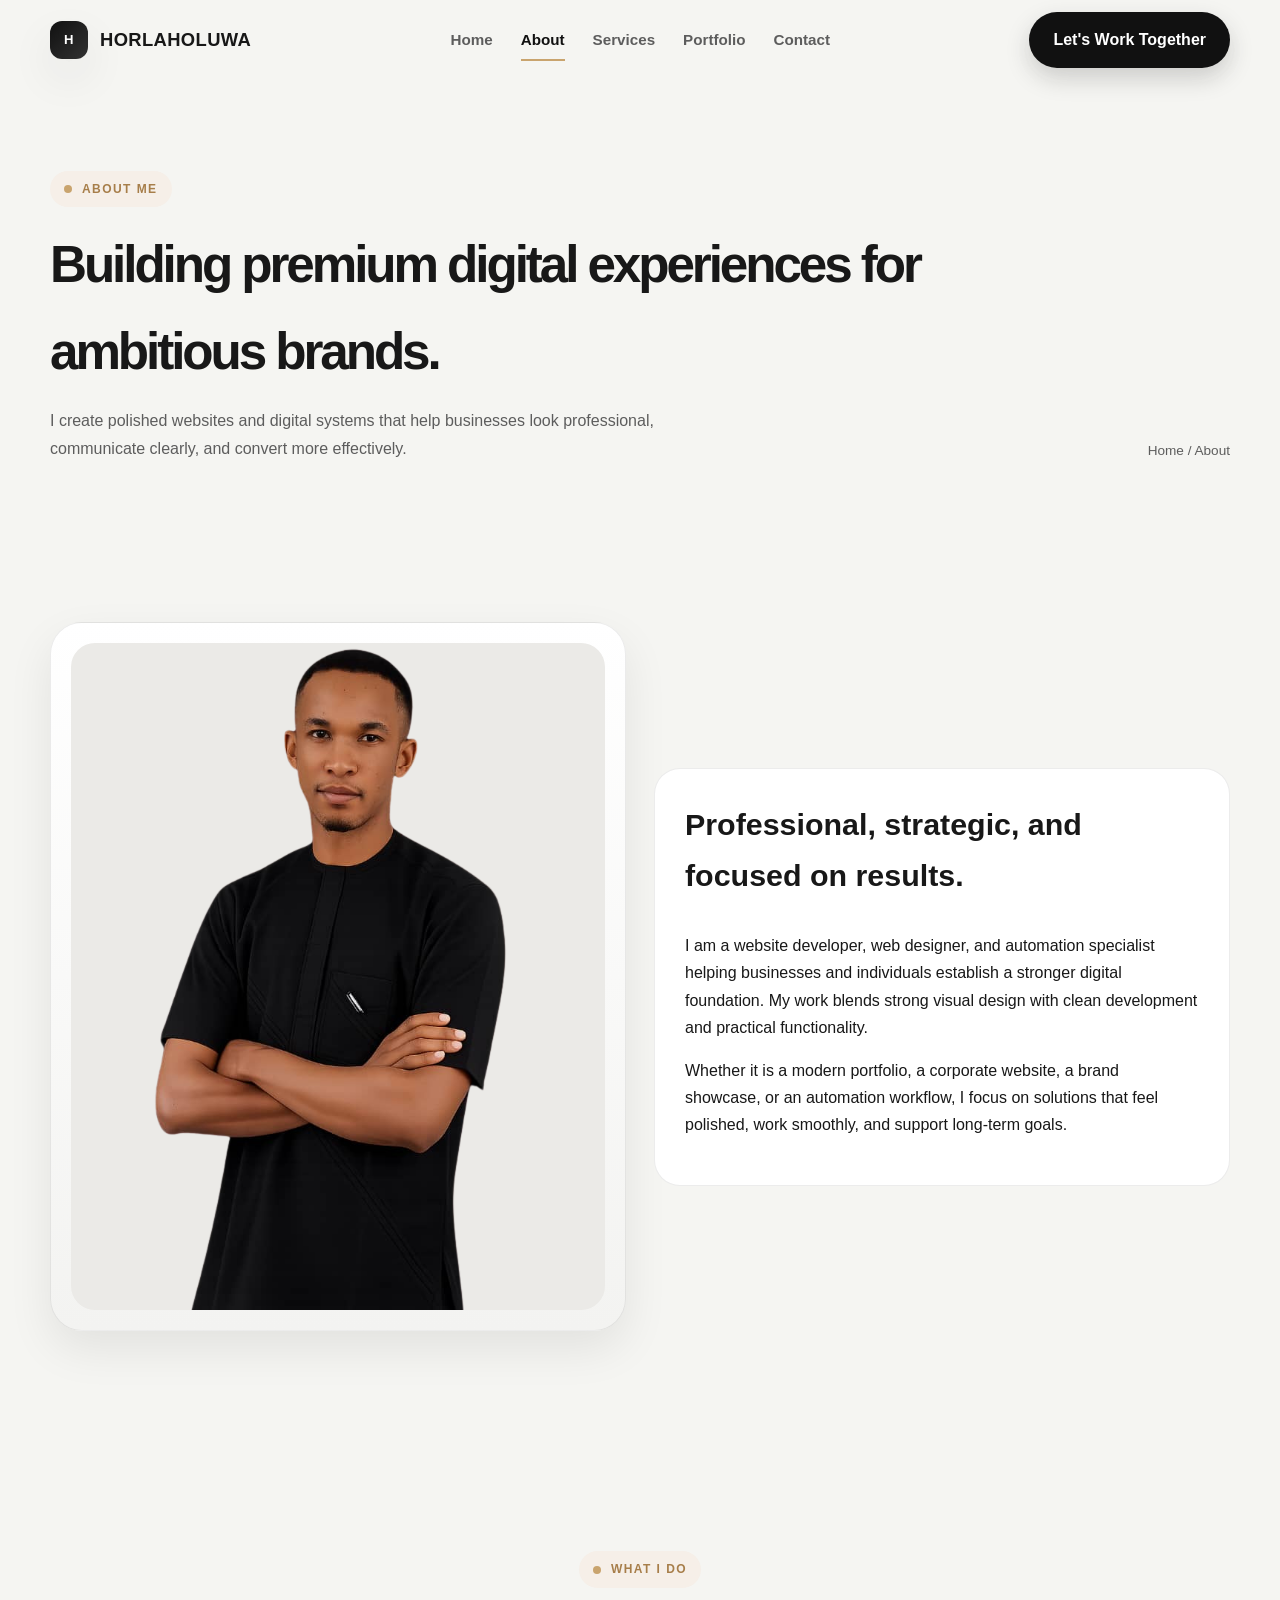
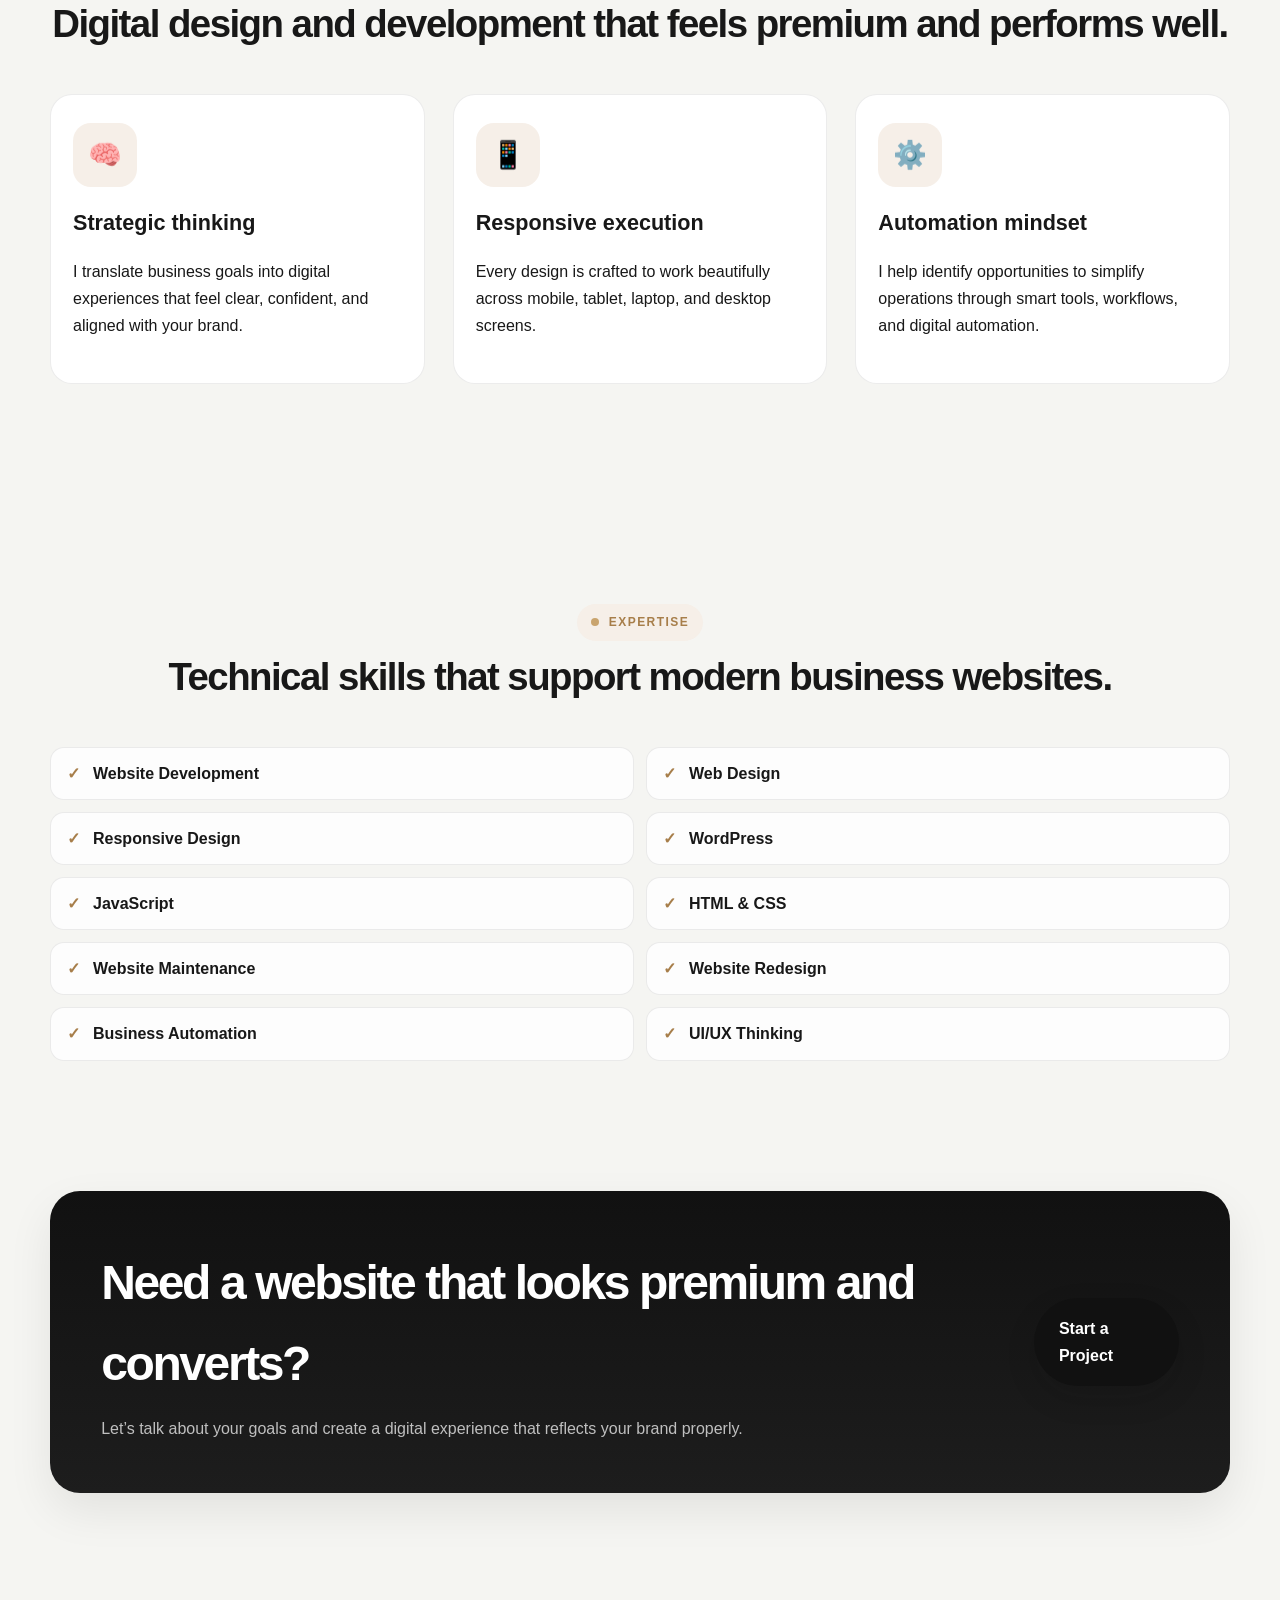
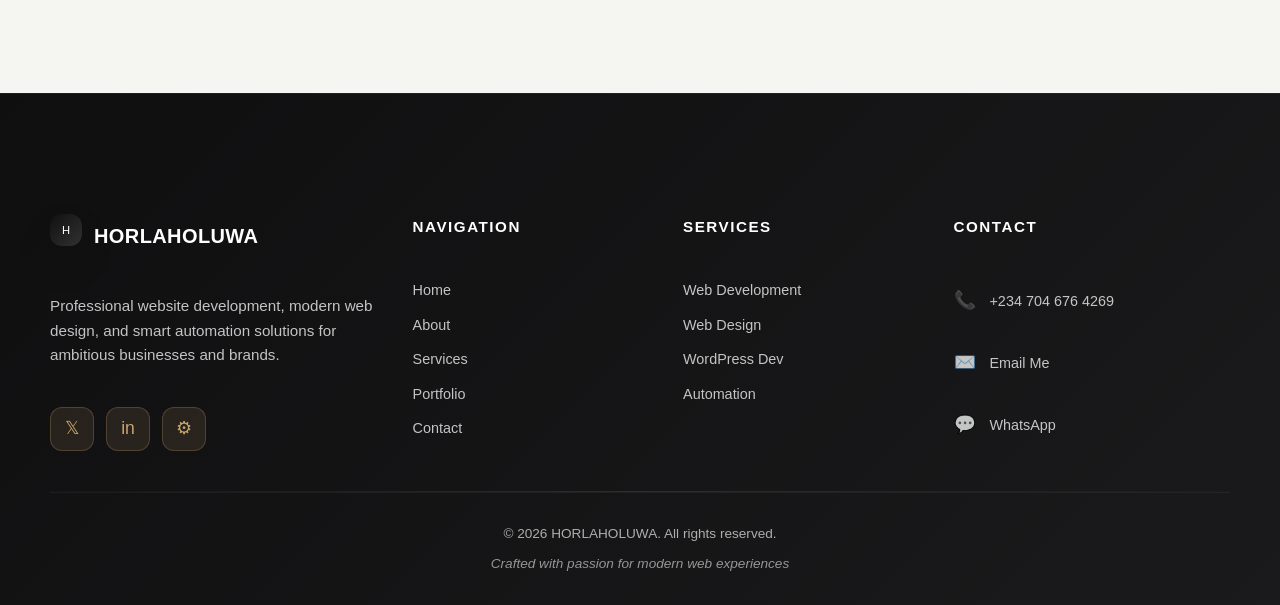
<file: about.html>
<!DOCTYPE html>
<html lang="en">
  <head>
    <meta charset="UTF-8" />
    <meta name="viewport" content="width=device-width, initial-scale=1.0" />
    <title>About | HORLAHOLUWA</title>
    <meta
      name="description"
      content="Learn more about HORLAHOLUWA, a professional website developer and designer focused on modern websites and digital growth."
    />
    <meta name="keywords" content="about website developer, web designer, automation specialist, digital agency" />
    <link rel="icon" type="image/svg+xml" href="data:image/svg+xml,%3Csvg xmlns='http://www.w3.org/2000/svg' viewBox='0 0 64 64'%3E%3Crect width='64' height='64' rx='18' fill='%23111111'/%3E%3Ctext x='50%25' y='54%25' dominant-baseline='middle' text-anchor='middle' font-size='28' font-family='Arial' fill='white'%3EH%3C/text%3E%3C/svg%3E" />
    <link rel="stylesheet" href="style.css" />
  </head>
  <body data-page="about.html">
    <header class="site-header">
      <div class="container navbar">
        <a href="index.html" class="brand" aria-label="HORLAHOLUWA home">
          <span class="brand-mark">H</span>
          <span>HORLAHOLUWA</span>
        </a>

        <nav class="nav-menu" aria-label="Main navigation">
          <a href="index.html" class="nav-link">Home</a>
          <a href="about.html" class="nav-link active">About</a>
          <a href="services.html" class="nav-link">Services</a>
          <a href="portfolio.html" class="nav-link">Portfolio</a>
          <a href="contact.html" class="nav-link">Contact</a>
        </nav>

        <a href="contact.html" class="nav-cta">Let's Work Together</a>

        <button class="mobile-toggle" aria-label="Open menu" aria-expanded="false">
          <span></span>
          <span></span>
          <span></span>
        </button>
      </div>
    </header>

    <main>
      <section class="page-header">
        <div class="container page-header-inner">
          <div>
            <div class="eyebrow">About Me</div>
            <h1>Building premium digital experiences for ambitious brands.</h1>
            <p>
              I create polished websites and digital systems that help businesses look professional, communicate clearly, and convert more effectively.
            </p>
          </div>
          <div class="breadcrumb">Home / About</div>
        </div>
      </section>

      <section class="section">
        <div class="container detail-grid">
          <div class="profile-card reveal">
            <div class="profile-visual">
              <img src="olaoluwa.png" alt="Professional website developer profile" loading="lazy" />
            </div>
          </div>

          <div class="detail-card reveal">
            <h3>Professional, strategic, and focused on results.</h3>
            <p>
              I am a website developer, web designer, and automation specialist helping businesses and individuals establish a stronger digital foundation. My work blends strong visual design with clean development and practical functionality.
            </p>
            <p>
              Whether it is a modern portfolio, a corporate website, a brand showcase, or an automation workflow, I focus on solutions that feel polished, work smoothly, and support long-term goals.
            </p>
          </div>
        </div>
      </section>

      <section class="section">
        <div class="container">
          <div class="section-heading reveal">
            <div class="eyebrow">What I Do</div>
            <h2>Digital design and development that feels premium and performs well.</h2>
          </div>

          <div class="value-grid">
            <article class="value-card reveal">
              <div class="service-icon">🧠</div>
              <h3>Strategic thinking</h3>
              <p>I translate business goals into digital experiences that feel clear, confident, and aligned with your brand.</p>
            </article>

            <article class="value-card reveal">
              <div class="service-icon">📱</div>
              <h3>Responsive execution</h3>
              <p>Every design is crafted to work beautifully across mobile, tablet, laptop, and desktop screens.</p>
            </article>

            <article class="value-card reveal">
              <div class="service-icon">⚙️</div>
              <h3>Automation mindset</h3>
              <p>I help identify opportunities to simplify operations through smart tools, workflows, and digital automation.</p>
            </article>
          </div>
        </div>
      </section>

      <section class="section">
        <div class="container">
          <div class="section-heading reveal">
            <div class="eyebrow">Expertise</div>
            <h2>Technical skills that support modern business websites.</h2>
          </div>

          <ul class="skill-list reveal" aria-label="Website development expertise">
            <li>Website Development</li>
            <li>Web Design</li>
            <li>Responsive Design</li>
            <li>WordPress</li>
            <li>JavaScript</li>
            <li>HTML &amp; CSS</li>
            <li>Website Maintenance</li>
            <li>Website Redesign</li>
            <li>Business Automation</li>
            <li>UI/UX Thinking</li>
          </ul>
        </div>
      </section>

      <section class="cta-section">
        <div class="container">
          <div class="cta-box reveal">
            <div>
              <h2>Need a website that looks premium and converts?</h2>
              <p>Let’s talk about your goals and create a digital experience that reflects your brand properly.</p>
            </div>
            <a href="contact.html" class="cta-button">Start a Project</a>
          </div>
        </div>
      </section>
    </main>

    <footer class="site-footer">
      <div class="container footer-content">
        <!-- Footer Brand Section -->
        <div class="footer-section footer-brand">
          <div class="footer-logo">
            <span class="brand-mark" style="width: 32px; height: 32px; font-size: 0.7rem; margin-bottom: 12px;">H</span>
            <h3>HORLAHOLUWA</h3>
          </div>
          <p class="footer-description">
            Professional website development, modern web design, and smart automation solutions for ambitious businesses and brands.
          </p>
          <div class="footer-socials">
            <a href="https://twitter.com" target="_blank" rel="noopener noreferrer" aria-label="Twitter" class="social-icon">
              <span>𝕏</span>
            </a>
            <a href="https://linkedin.com" target="_blank" rel="noopener noreferrer" aria-label="LinkedIn" class="social-icon">
              <span>in</span>
            </a>
            <a href="https://github.com" target="_blank" rel="noopener noreferrer" aria-label="GitHub" class="social-icon">
              <span>⚙</span>
            </a>
          </div>
        </div>

        <!-- Footer Quick Links -->
        <div class="footer-section">
          <h4 class="footer-title">Navigation</h4>
          <nav class="footer-links">
            <a href="index.html">Home</a>
            <a href="about.html">About</a>
            <a href="services.html">Services</a>
            <a href="portfolio.html">Portfolio</a>
            <a href="contact.html">Contact</a>
          </nav>
        </div>

        <!-- Footer Services -->
        <div class="footer-section">
          <h4 class="footer-title">Services</h4>
          <nav class="footer-links">
            <a href="services.html">Web Development</a>
            <a href="services.html">Web Design</a>
            <a href="services.html">WordPress Dev</a>
            <a href="services.html">Automation</a>
          </nav>
        </div>

        <!-- Footer Contact -->
        <div class="footer-section footer-contact">
          <h4 class="footer-title">Contact</h4>
          <div class="contact-info-footer">
            <a href="tel:+2347046764269" class="contact-link">
              <span class="contact-icon">📞</span>
              <span>+234 704 676 4269</span>
            </a>
            <a href="mailto:ajileyeolaoluwa471@gmail.com" class="contact-link">
              <span class="contact-icon">✉️</span>
              <span>Email Me</span>
            </a>
            <a href="https://wa.me/2347046764269" target="_blank" rel="noopener noreferrer" class="contact-link">
              <span class="contact-icon">💬</span>
              <span>WhatsApp</span>
            </a>
          </div>
        </div>
      </div>

      <!-- Footer Bottom -->
      <div class="footer-divider"></div>
      <div class="container">
        <div class="footer-bottom">
          <p>&copy; <span data-current-year>2024</span> HORLAHOLUWA. All rights reserved.</p>
          <p class="footer-credit">Crafted with passion for modern web experiences</p>
        </div>
      </div>
    </footer>

    <button class="back-to-top" aria-label="Back to top">↑</button>

    <script src="script.js"></script>
  </body>
</html>
</file>
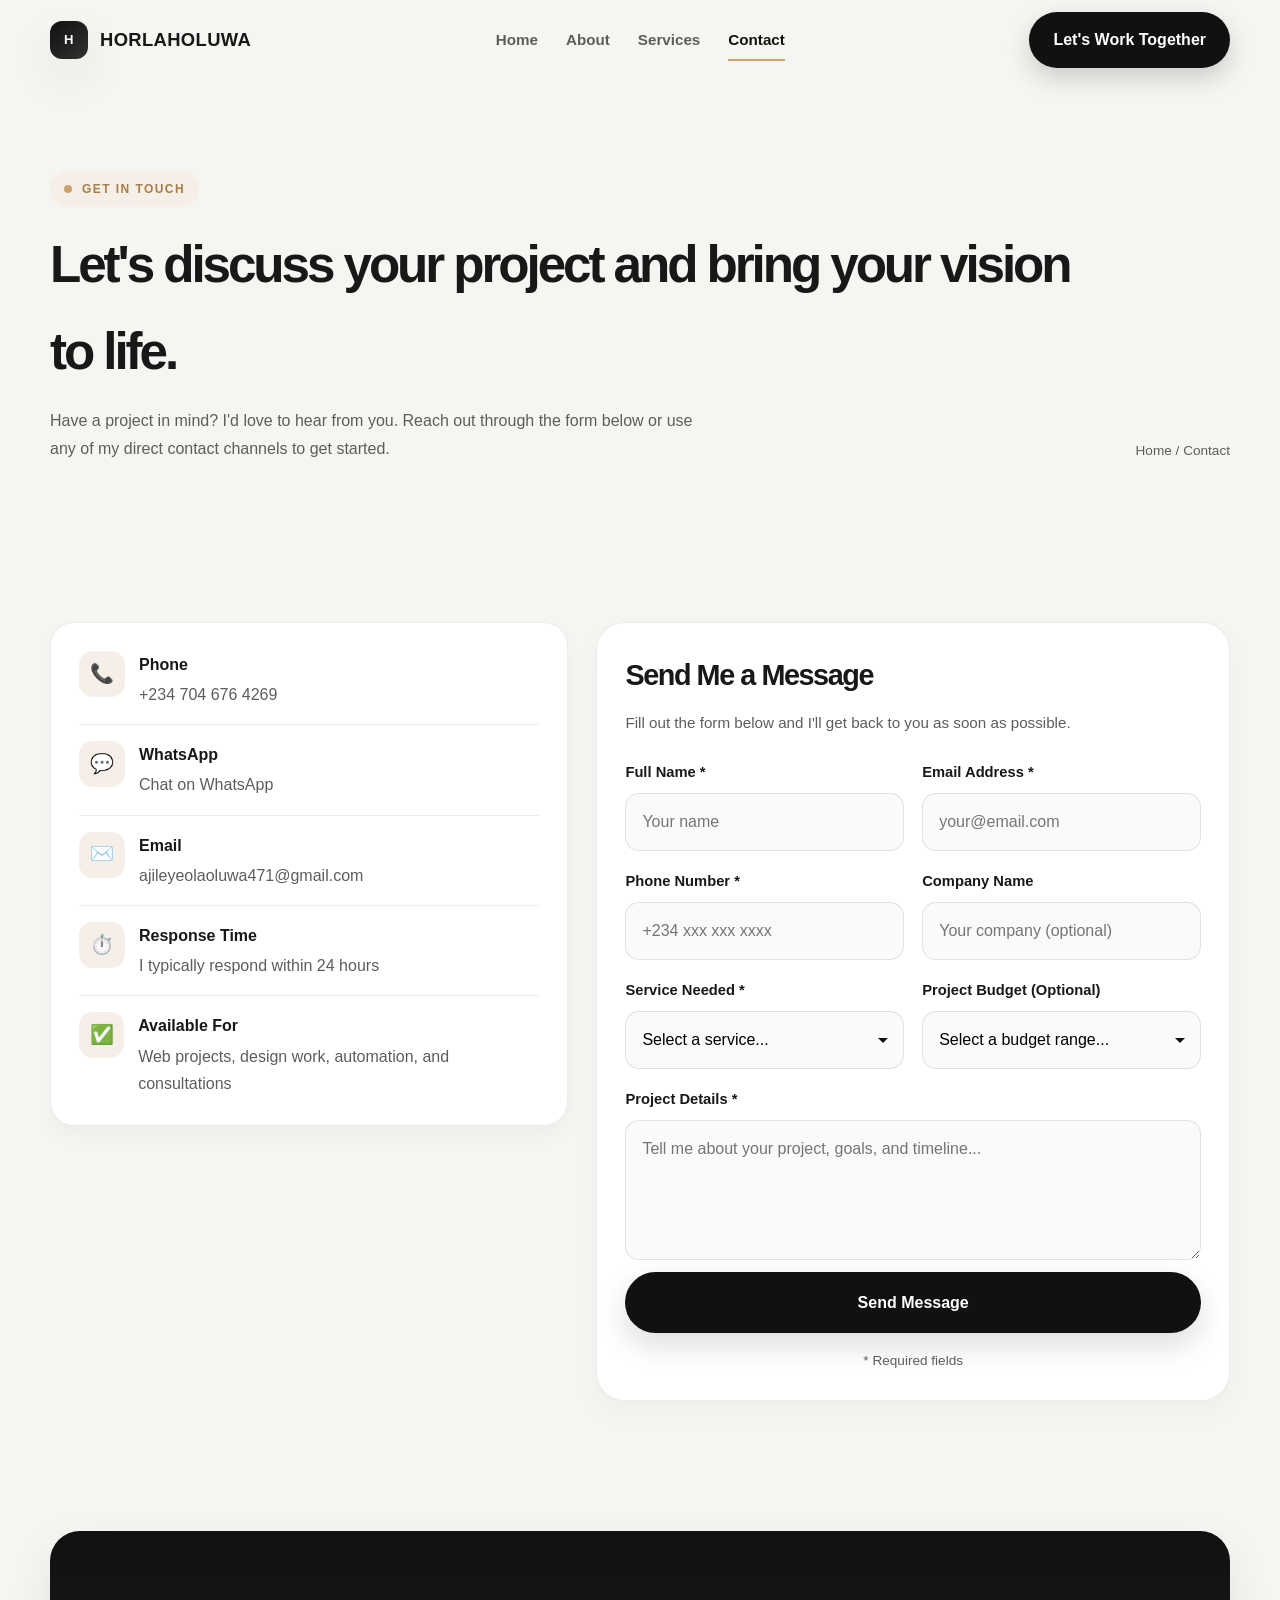
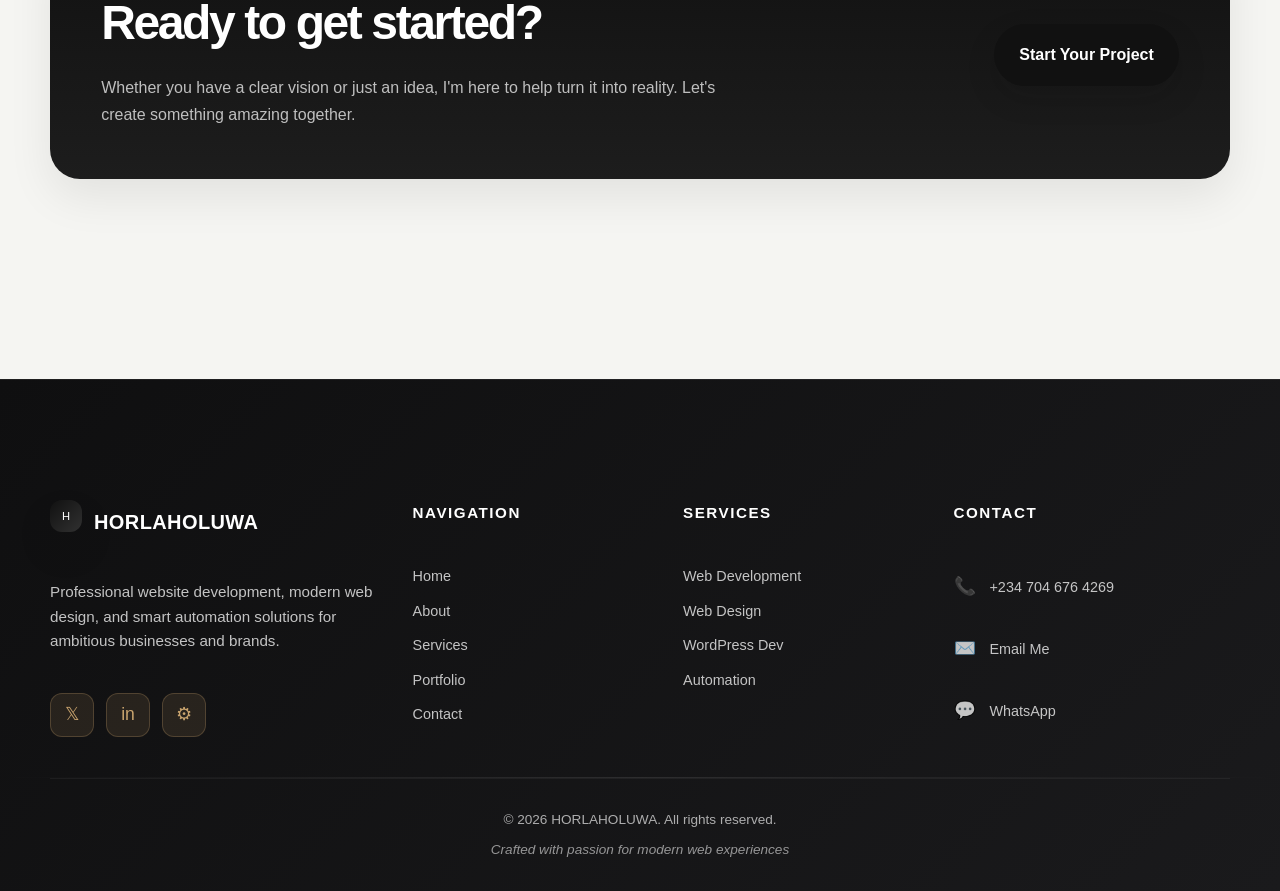
<file: contact.html>
<!DOCTYPE html>
<html lang="en">
  <head>
    <meta charset="UTF-8" />
    <meta name="viewport" content="width=device-width, initial-scale=1.0" />
    <title>Contact | HORLAHOLUWA</title>
    <meta
      name="description"
      content="Get in touch with HORLAHOLUWA for website development, design, and automation services. Let's discuss your project today."
    />
    <meta name="keywords" content="contact developer, website services inquiry, web design contact, business inquiry" />
    <link rel="icon" type="image/svg+xml" href="data:image/svg+xml,%3Csvg xmlns='http://www.w3.org/2000/svg' viewBox='0 0 64 64'%3E%3Crect width='64' height='64' rx='18' fill='%23111111'/%3E%3Ctext x='50%25' y='54%25' dominant-baseline='middle' text-anchor='middle' font-size='28' font-family='Arial' fill='white'%3EH%3C/text%3E%3C/svg%3E" />
    <link rel="stylesheet" href="style.css" />
  </head>
  <body data-page="contact.html">
    <header class="site-header">
      <div class="container navbar">
        <a href="index.html" class="brand" aria-label="HORLAHOLUWA home">
          <span class="brand-mark">H</span>
          <span>HORLAHOLUWA</span>
        </a>

        <nav class="nav-menu" aria-label="Main navigation">
          <a href="index.html" class="nav-link">Home</a>
          <a href="about.html" class="nav-link">About</a>
          <a href="services.html" class="nav-link">Services</a>
          <a href="contact.html" class="nav-link active">Contact</a>
        </nav>

        <a href="contact.html" class="nav-cta">Let's Work Together</a>

        <button class="mobile-toggle" aria-label="Open menu" aria-expanded="false">
          <span></span>
          <span></span>
          <span></span>
        </button>
      </div>
    </header>

    <main>
      <section class="page-header">
        <div class="container page-header-inner">
          <div>
            <div class="eyebrow">Get In Touch</div>
            <h1>Let's discuss your project and bring your vision to life.</h1>
            <p>
              Have a project in mind? I'd love to hear from you. Reach out through the form below or use any of my direct contact channels to get started.
            </p>
          </div>
          <div class="breadcrumb">Home / Contact</div>
        </div>
      </section>

      <section class="section">
        <div class="container contact-grid">
          <!-- Contact Information Cards -->
          <div class="contact-card reveal">
            <div class="contact-list">
              <!-- Phone -->
              <div class="contact-item">
                <div class="icon">📞</div>
                <div>
                  <strong>Phone</strong>
                  <a href="tel:+2347046764269">+234 704 676 4269</a>
                </div>
              </div>

              <!-- WhatsApp -->
              <div class="contact-item">
                <div class="icon">💬</div>
                <div>
                  <strong>WhatsApp</strong>
                  <a href="https://wa.me/2347046764269" target="_blank" rel="noopener noreferrer">Chat on WhatsApp</a>
                </div>
              </div>

              <!-- Email -->
              <div class="contact-item">
                <div class="icon">✉️</div>
                <div>
                  <strong>Email</strong>
                  <a href="mailto:ajileyeolaoluwa471@gmail.com">ajileyeolaoluwa471@gmail.com</a>
                </div>
              </div>

              <!-- Response Time -->
              <div class="contact-item">
                <div class="icon">⏱️</div>
                <div>
                  <strong>Response Time</strong>
                  <span>I typically respond within 24 hours</span>
                </div>
              </div>

              <!-- Availability -->
              <div class="contact-item">
                <div class="icon">✅</div>
                <div>
                  <strong>Available For</strong>
                  <span>Web projects, design work, automation, and consultations</span>
                </div>
              </div>
            </div>
          </div>

          <!-- Contact Form -->
          <form id="contactForm" class="form-layout reveal">
            <h2>Send Me a Message</h2>
            <p style="color: var(--muted); margin: 0 0 24px; font-size: 0.95rem;">
              Fill out the form below and I'll get back to you as soon as possible.
            </p>

            <div class="form-grid">
              <!-- Full Name -->
              <div class="form-group">
                <label for="fullName">Full Name *</label>
                <input
                  type="text"
                  id="fullName"
                  placeholder="Your name"
                  required
                  aria-required="true"
                />
              </div>

              <!-- Email Address -->
              <div class="form-group">
                <label for="emailAddress">Email Address *</label>
                <input
                  type="email"
                  id="emailAddress"
                  placeholder="your@email.com"
                  required
                  aria-required="true"
                />
              </div>

              <!-- Phone Number -->
              <div class="form-group">
                <label for="phoneNumber">Phone Number *</label>
                <input
                  type="tel"
                  id="phoneNumber"
                  placeholder="+234 xxx xxx xxxx"
                  required
                  aria-required="true"
                />
              </div>

              <!-- Company Name -->
              <div class="form-group">
                <label for="companyName">Company Name</label>
                <input
                  type="text"
                  id="companyName"
                  placeholder="Your company (optional)"
                />
              </div>

              <!-- Service Needed -->
              <div class="form-group">
                <label for="serviceNeeded">Service Needed *</label>
                <select id="serviceNeeded" required aria-required="true">
                  <option value="">Select a service...</option>
                  <option value="web-development">Website Development</option>
                  <option value="web-design">Web Design</option>
                  <option value="wordpress">WordPress Development</option>
                  <option value="redesign">Website Redesign</option>
                  <option value="maintenance">Website Maintenance</option>
                  <option value="automation">Automation Solutions</option>
                  <option value="other">Other / Consultation</option>
                </select>
              </div>

              <!-- Project Budget -->
              <div class="form-group">
                <label for="projectBudget">Project Budget (Optional)</label>
                <select id="projectBudget">
                  <option value="">Select a budget range...</option>
                  <option value="under-2k">Under $2,000</option>
                  <option value="2k-5k">$2,000 - $5,000</option>
                  <option value="5k-10k">$5,000 - $10,000</option>
                  <option value="10k-plus">$10,000+</option>
                </select>
              </div>

              <!-- Message -->
              <div class="form-group full">
                <label for="message">Project Details *</label>
                <textarea
                  id="message"
                  placeholder="Tell me about your project, goals, and timeline..."
                  required
                  aria-required="true"
                ></textarea>
              </div>
            </div>

            <div class="form-message"></div>

            <button type="submit" class="btn-primary" style="width: 100%; margin-top: 12px;">
              Send Message
            </button>

            <p style="color: var(--muted); font-size: 0.85rem; margin: 16px 0 0; text-align: center;">
              * Required fields
            </p>
          </form>
        </div>
      </section>

      <!-- CTA Section -->
      <section class="cta-section">
        <div class="container">
          <div class="cta-box reveal">
            <div>
              <h2>Ready to get started?</h2>
              <p>
                Whether you have a clear vision or just an idea, I'm here to help turn it into reality. Let's create something amazing together.
              </p>
            </div>
            <a href="#contactForm" class="btn-primary" style="white-space: nowrap;">
              Start Your Project
            </a>
          </div>
        </div>
      </section>
    </main>

    <!-- Footer -->
    <footer class="site-footer">
      <div class="container footer-content">
        <!-- Footer Brand Section -->
        <div class="footer-section footer-brand">
          <div class="footer-logo">
            <span class="brand-mark" style="width: 32px; height: 32px; font-size: 0.7rem; margin-bottom: 12px;">H</span>
            <h3>HORLAHOLUWA</h3>
          </div>
          <p class="footer-description">
            Professional website development, modern web design, and smart automation solutions for ambitious businesses and brands.
          </p>
          <div class="footer-socials">
            <a href="https://twitter.com" target="_blank" rel="noopener noreferrer" aria-label="Twitter" class="social-icon">
              <span>𝕏</span>
            </a>
            <a href="https://linkedin.com" target="_blank" rel="noopener noreferrer" aria-label="LinkedIn" class="social-icon">
              <span>in</span>
            </a>
            <a href="https://github.com" target="_blank" rel="noopener noreferrer" aria-label="GitHub" class="social-icon">
              <span>⚙</span>
            </a>
          </div>
        </div>

        <!-- Footer Quick Links -->
        <div class="footer-section">
          <h4 class="footer-title">Navigation</h4>
          <nav class="footer-links">
            <a href="index.html">Home</a>
            <a href="about.html">About</a>
            <a href="services.html">Services</a>
            <a href="portfolio.html">Portfolio</a>
            <a href="contact.html">Contact</a>
          </nav>
        </div>

        <!-- Footer Services -->
        <div class="footer-section">
          <h4 class="footer-title">Services</h4>
          <nav class="footer-links">
            <a href="services.html">Web Development</a>
            <a href="services.html">Web Design</a>
            <a href="services.html">WordPress Dev</a>
            <a href="services.html">Automation</a>
          </nav>
        </div>

        <!-- Footer Contact -->
        <div class="footer-section footer-contact">
          <h4 class="footer-title">Contact</h4>
          <div class="contact-info-footer">
            <a href="tel:+2347046764269" class="contact-link">
              <span class="contact-icon">📞</span>
              <span>+234 704 676 4269</span>
            </a>
            <a href="mailto:ajileyeolaoluwa471@gmail.com" class="contact-link">
              <span class="contact-icon">✉️</span>
              <span>Email Me</span>
            </a>
            <a href="https://wa.me/2347046764269" target="_blank" rel="noopener noreferrer" class="contact-link">
              <span class="contact-icon">💬</span>
              <span>WhatsApp</span>
            </a>
          </div>
        </div>
      </div>

      <!-- Footer Bottom -->
      <div class="footer-divider"></div>
      <div class="container">
        <div class="footer-bottom">
          <p>&copy; <span data-current-year>2024</span> HORLAHOLUWA. All rights reserved.</p>
          <p class="footer-credit">Crafted with passion for modern web experiences</p>
        </div>
      </div>
    </footer>

    <script src="script.js"></script>
  </body>
</html>
</file>
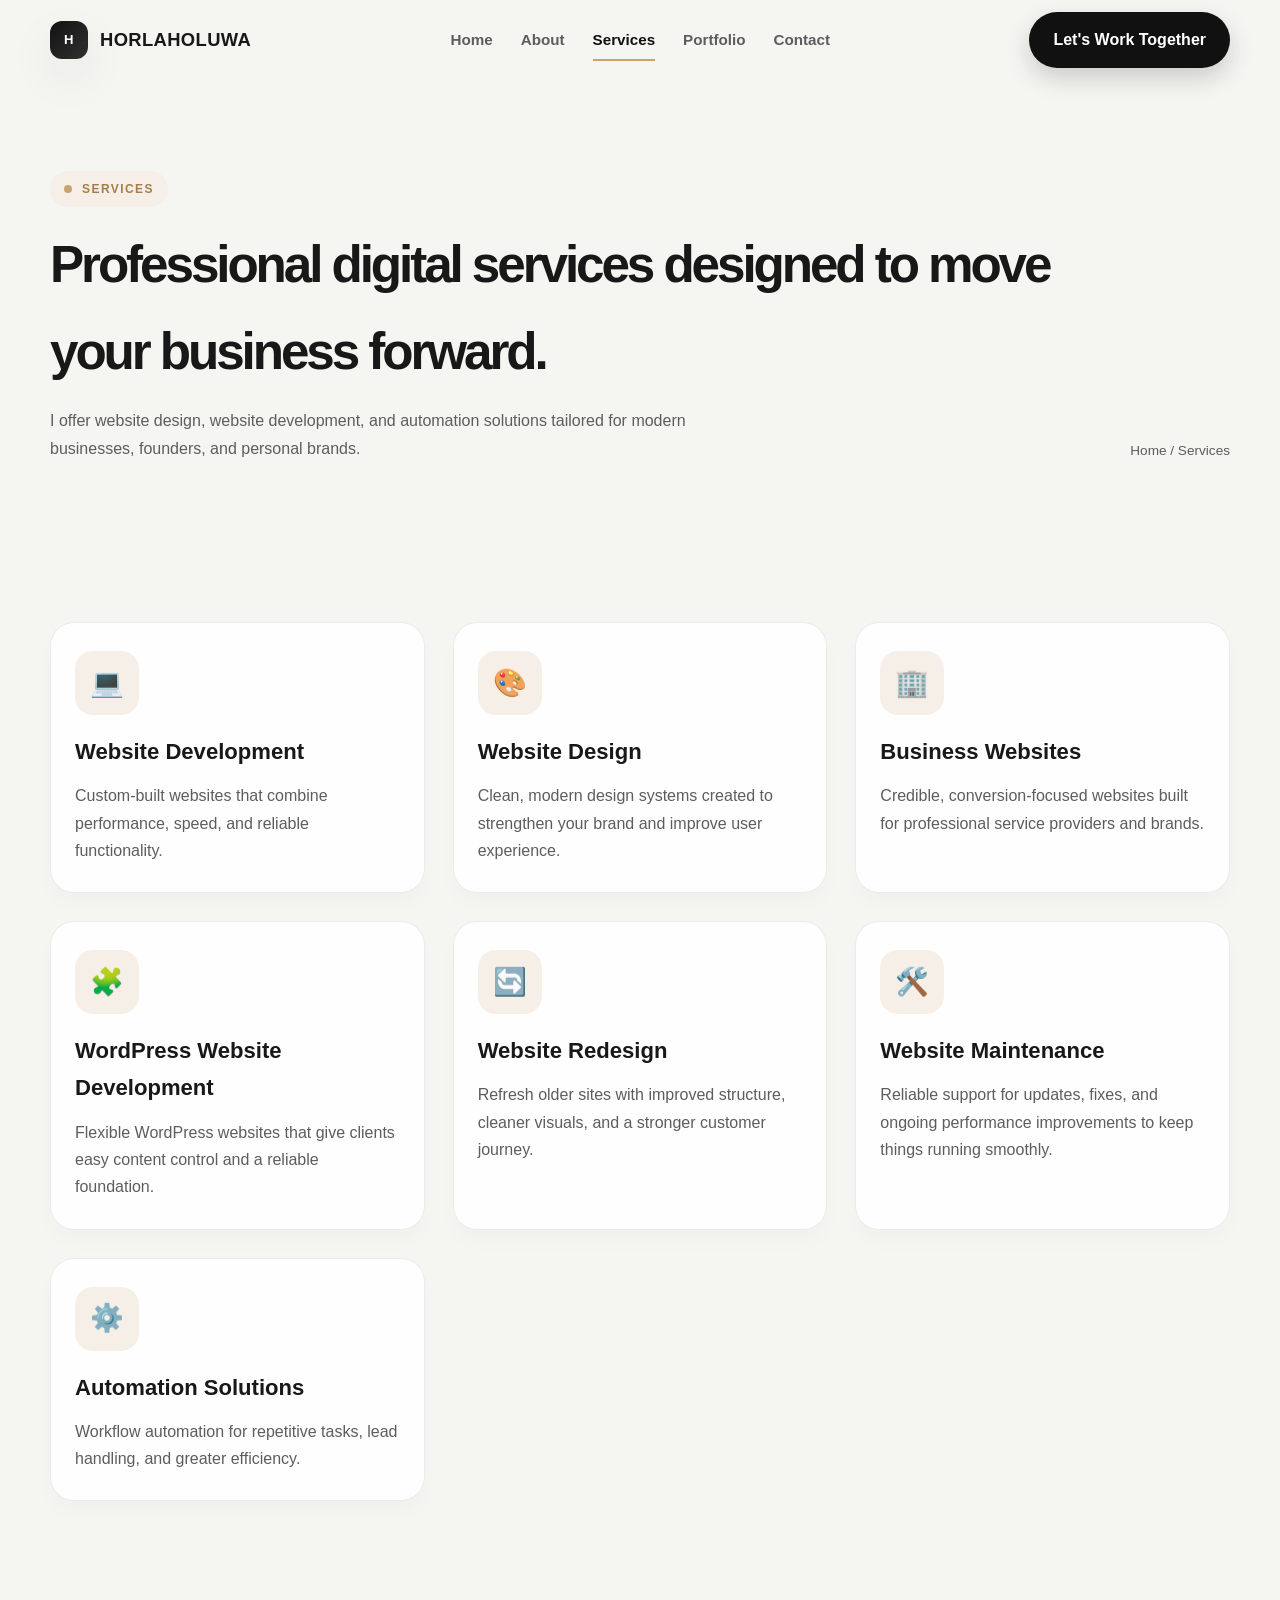
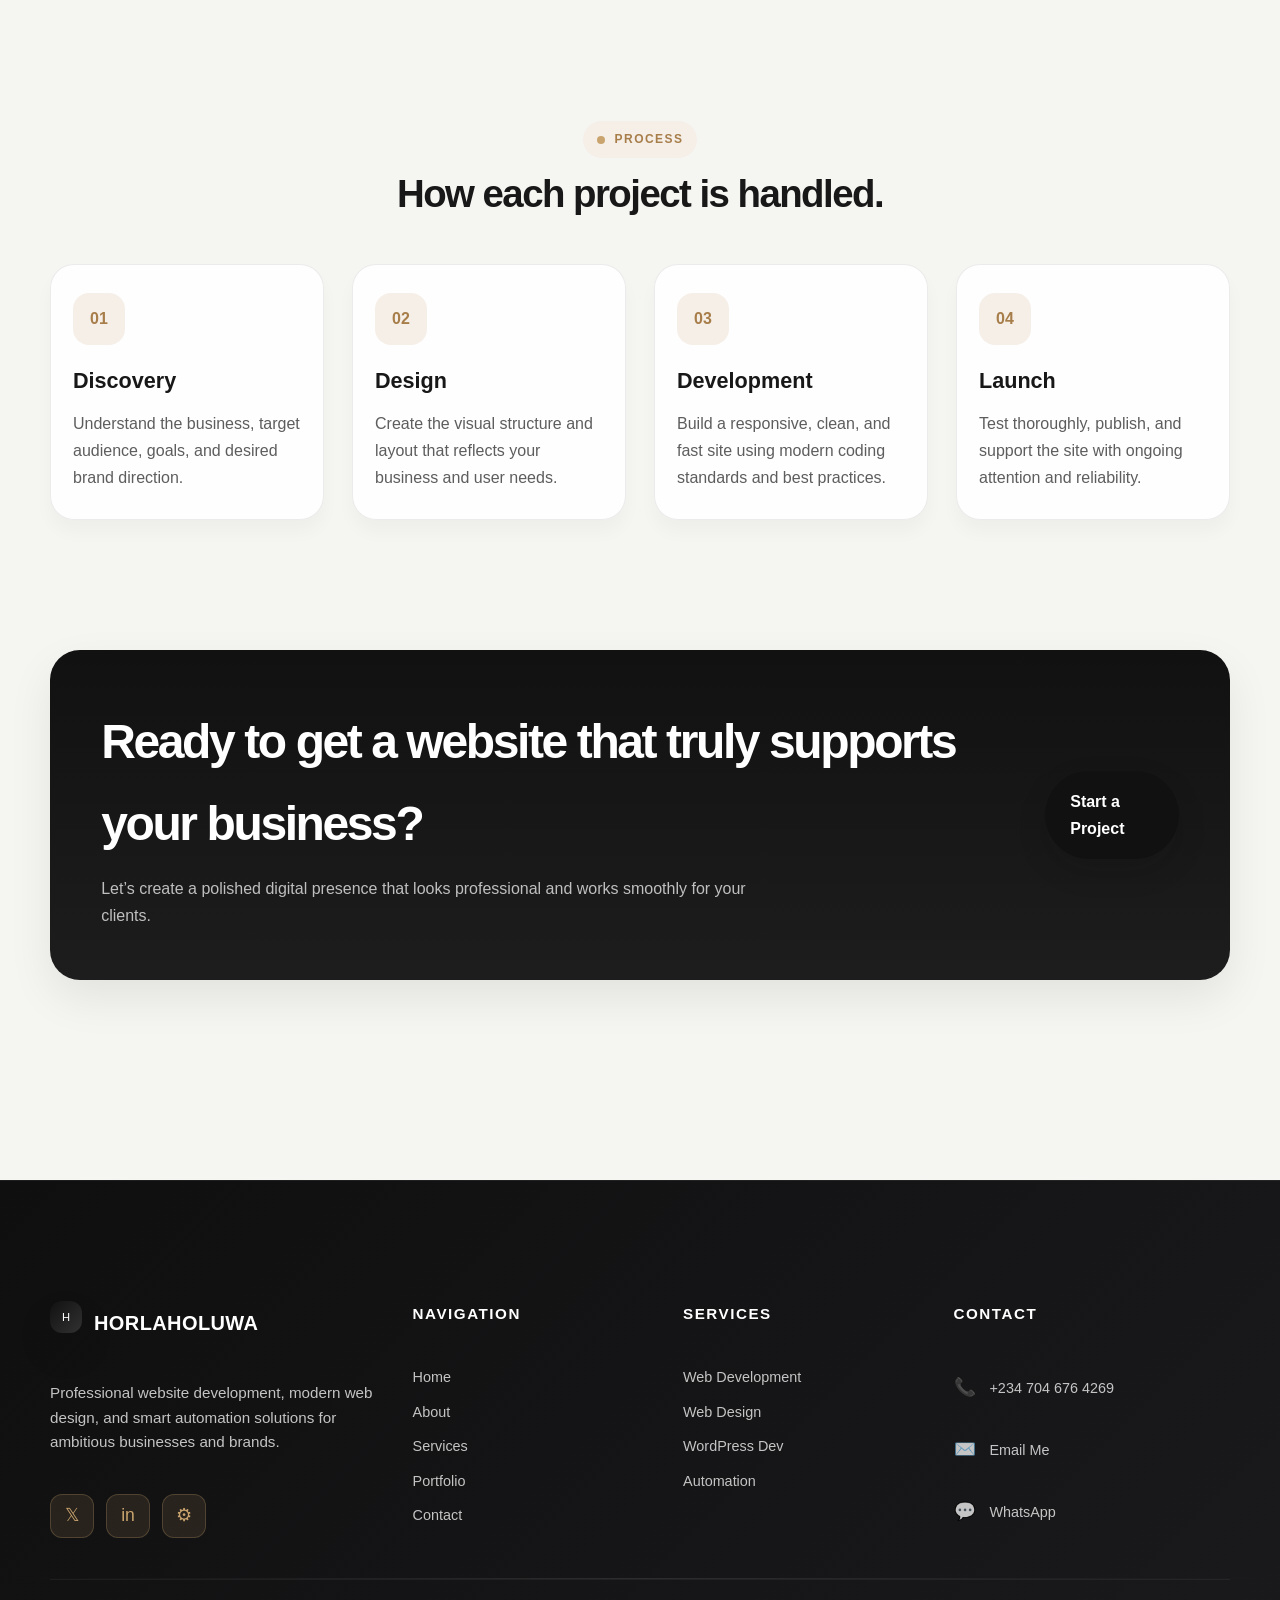
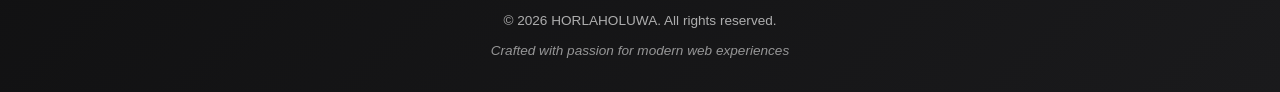
<file: services.html>
<!DOCTYPE html>
<html lang="en">
  <head>
    <meta charset="UTF-8" />
    <meta name="viewport" content="width=device-width, initial-scale=1.0" />
    <title>Services | HORLAHOLUWA</title>
    <meta
      name="description"
      content="Website development, web design, WordPress, redesign, maintenance, and automation services for modern businesses."
    />
    <meta name="keywords" content="website services, web design services, automation, WordPress development, website maintenance" />
    <link rel="icon" type="image/svg+xml" href="data:image/svg+xml,%3Csvg xmlns='http://www.w3.org/2000/svg' viewBox='0 0 64 64'%3E%3Crect width='64' height='64' rx='18' fill='%23111111'/%3E%3Ctext x='50%25' y='54%25' dominant-baseline='middle' text-anchor='middle' font-size='28' font-family='Arial' fill='white'%3EH%3C/text%3E%3C/svg%3E" />
    <link rel="stylesheet" href="style.css" />
  </head>
  <body data-page="services.html">
    <header class="site-header">
      <div class="container navbar">
        <a href="index.html" class="brand" aria-label="HORLAHOLUWA home">
          <span class="brand-mark">H</span>
          <span>HORLAHOLUWA</span>
        </a>

        <nav class="nav-menu" aria-label="Main navigation">
          <a href="index.html" class="nav-link">Home</a>
          <a href="about.html" class="nav-link">About</a>
          <a href="services.html" class="nav-link active">Services</a>
          <a href="portfolio.html" class="nav-link">Portfolio</a>
          <a href="contact.html" class="nav-link">Contact</a>
        </nav>

        <a href="contact.html" class="nav-cta">Let's Work Together</a>

        <button class="mobile-toggle" aria-label="Open menu" aria-expanded="false">
          <span></span>
          <span></span>
          <span></span>
        </button>
      </div>
    </header>

    <main>
      <section class="page-header">
        <div class="container page-header-inner">
          <div>
            <div class="eyebrow">Services</div>
            <h1>Professional digital services designed to move your business forward.</h1>
            <p>
              I offer website design, website development, and automation solutions tailored for modern businesses, founders, and personal brands.
            </p>
          </div>
          <div class="breadcrumb">Home / Services</div>
        </div>
      </section>

      <section class="section">
        <div class="container service-grid">
          <article class="service-card reveal">
            <div class="service-icon">💻</div>
            <h3>Website Development</h3>
            <p>Custom-built websites that combine performance, speed, and reliable functionality.</p>
          </article>

          <article class="service-card reveal">
            <div class="service-icon">🎨</div>
            <h3>Website Design</h3>
            <p>Clean, modern design systems created to strengthen your brand and improve user experience.</p>
          </article>

          <article class="service-card reveal">
            <div class="service-icon">🏢</div>
            <h3>Business Websites</h3>
            <p>Credible, conversion-focused websites built for professional service providers and brands.</p>
          </article>

          <article class="service-card reveal">
            <div class="service-icon">🧩</div>
            <h3>WordPress Website Development</h3>
            <p>Flexible WordPress websites that give clients easy content control and a reliable foundation.</p>
          </article>

          <article class="service-card reveal">
            <div class="service-icon">🔄</div>
            <h3>Website Redesign</h3>
            <p>Refresh older sites with improved structure, cleaner visuals, and a stronger customer journey.</p>
          </article>

          <article class="service-card reveal">
            <div class="service-icon">🛠️</div>
            <h3>Website Maintenance</h3>
            <p>Reliable support for updates, fixes, and ongoing performance improvements to keep things running smoothly.</p>
          </article>

          <article class="service-card reveal">
            <div class="service-icon">⚙️</div>
            <h3>Automation Solutions</h3>
            <p>Workflow automation for repetitive tasks, lead handling, and greater efficiency.</p>
          </article>
        </div>
      </section>

      <section class="section">
        <div class="container">
          <div class="section-heading reveal">
            <div class="eyebrow">Process</div>
            <h2>How each project is handled.</h2>
          </div>

          <div class="process-grid">
            <article class="process-card reveal">
              <div class="process-number">01</div>
              <h3>Discovery</h3>
              <p>Understand the business, target audience, goals, and desired brand direction.</p>
            </article>

            <article class="process-card reveal">
              <div class="process-number">02</div>
              <h3>Design</h3>
              <p>Create the visual structure and layout that reflects your business and user needs.</p>
            </article>

            <article class="process-card reveal">
              <div class="process-number">03</div>
              <h3>Development</h3>
              <p>Build a responsive, clean, and fast site using modern coding standards and best practices.</p>
            </article>

            <article class="process-card reveal">
              <div class="process-number">04</div>
              <h3>Launch</h3>
              <p>Test thoroughly, publish, and support the site with ongoing attention and reliability.</p>
            </article>
          </div>
        </div>
      </section>

      <section class="cta-section">
        <div class="container">
          <div class="cta-box reveal">
            <div>
              <h2>Ready to get a website that truly supports your business?</h2>
              <p>Let’s create a polished digital presence that looks professional and works smoothly for your clients.</p>
            </div>
            <a href="contact.html" class="cta-button">Start a Project</a>
          </div>
        </div>
      </section>
    </main>

    <footer class="site-footer">
      <div class="container footer-content">
        <!-- Footer Brand Section -->
        <div class="footer-section footer-brand">
          <div class="footer-logo">
            <span class="brand-mark" style="width: 32px; height: 32px; font-size: 0.7rem; margin-bottom: 12px;">H</span>
            <h3>HORLAHOLUWA</h3>
          </div>
          <p class="footer-description">
            Professional website development, modern web design, and smart automation solutions for ambitious businesses and brands.
          </p>
          <div class="footer-socials">
            <a href="https://twitter.com" target="_blank" rel="noopener noreferrer" aria-label="Twitter" class="social-icon">
              <span>𝕏</span>
            </a>
            <a href="https://linkedin.com" target="_blank" rel="noopener noreferrer" aria-label="LinkedIn" class="social-icon">
              <span>in</span>
            </a>
            <a href="https://github.com" target="_blank" rel="noopener noreferrer" aria-label="GitHub" class="social-icon">
              <span>⚙</span>
            </a>
          </div>
        </div>

        <!-- Footer Quick Links -->
        <div class="footer-section">
          <h4 class="footer-title">Navigation</h4>
          <nav class="footer-links">
            <a href="index.html">Home</a>
            <a href="about.html">About</a>
            <a href="services.html">Services</a>
            <a href="portfolio.html">Portfolio</a>
            <a href="contact.html">Contact</a>
          </nav>
        </div>

        <!-- Footer Services -->
        <div class="footer-section">
          <h4 class="footer-title">Services</h4>
          <nav class="footer-links">
            <a href="services.html">Web Development</a>
            <a href="services.html">Web Design</a>
            <a href="services.html">WordPress Dev</a>
            <a href="services.html">Automation</a>
          </nav>
        </div>

        <!-- Footer Contact -->
        <div class="footer-section footer-contact">
          <h4 class="footer-title">Contact</h4>
          <div class="contact-info-footer">
            <a href="tel:+2347046764269" class="contact-link">
              <span class="contact-icon">📞</span>
              <span>+234 704 676 4269</span>
            </a>
            <a href="mailto:ajileyeolaoluwa471@gmail.com" class="contact-link">
              <span class="contact-icon">✉️</span>
              <span>Email Me</span>
            </a>
            <a href="https://wa.me/2347046764269" target="_blank" rel="noopener noreferrer" class="contact-link">
              <span class="contact-icon">💬</span>
              <span>WhatsApp</span>
            </a>
          </div>
        </div>
      </div>

      <!-- Footer Bottom -->
      <div class="footer-divider"></div>
      <div class="container">
        <div class="footer-bottom">
          <p>&copy; <span data-current-year>2024</span> HORLAHOLUWA. All rights reserved.</p>
          <p class="footer-credit">Crafted with passion for modern web experiences</p>
        </div>
      </div>
    </footer>

    <button class="back-to-top" aria-label="Back to top">↑</button>

    <script src="script.js"></script>
  </body>
</html>
</file>
<file: style.css>
:root {
  --bg: #f5f5f2;
  --panel: #ffffff;
  --panel-alt: #f0f0ee;
  --dark: #111111;
  --dark-soft: #1a1a1a;
  --text: #181818;
  --muted: #5d5d5d;
  --border: rgba(17, 17, 17, 0.08);
  --shadow: 0 18px 45px rgba(15, 15, 15, 0.08);
  --accent: #c9a46e;
  --accent-dark: #a77e4a;
  --accent-soft: #f6efe8;
  --success: #0b7d49;
  --danger: #b72626;
  --white: #ffffff;
  --radius-sm: 12px;
  --radius-md: 18px;
  --radius-lg: 28px;
  --container: 1180px;
}

* {
  box-sizing: border-box;
}

html {
  scroll-behavior: smooth;
}

body {
  margin: 0;
  font-family: "Segoe UI", Arial, sans-serif;
  background: var(--bg);
  color: var(--text);
  line-height: 1.7;
  overflow-x: hidden;
}

img {
  max-width: 100%;
  display: block;
}

a {
  color: inherit;
  text-decoration: none;
}

button, input, select, textarea {
  font: inherit;
}

button {
  cursor: pointer;
}

.container {
  width: min(var(--container), calc(100% - 2rem));
  margin: 0 auto;
}

.section {
  padding: 110px 0;
}

.section-heading {
  margin-bottom: 48px;
  text-align: center;
}

.eyebrow {
  display: inline-flex;
  align-items: center;
  gap: 10px;
  margin-bottom: 14px;
  padding: 8px 14px;
  font-size: 0.75rem;
  letter-spacing: 0.12em;
  text-transform: uppercase;
  border-radius: 999px;
  background: var(--accent-soft);
  color: var(--accent-dark);
  font-weight: 700;
}

.eyebrow::before {
  content: "";
  width: 8px;
  height: 8px;
  border-radius: 50%;
  background: var(--accent);
}

.section-heading h2 {
  margin: 0;
  font-size: clamp(2rem, 3vw, 3rem);
  line-height: 1.15;
  letter-spacing: -0.04em;
}

.section-heading p {
  margin: 16px auto 0;
  max-width: 680px;
  color: var(--muted);
  font-size: 1.02rem;
}

.site-header {
  position: sticky;
  top: 0;
  z-index: 1000;
  backdrop-filter: blur(18px);
  background: rgba(245, 245, 242, 0.84);
  border-bottom: 1px solid transparent;
  transition: all 0.3s ease;
}

.site-header.scrolled {
  background: rgba(255, 255, 255, 0.9);
  border-color: var(--border);
  box-shadow: 0 10px 30px rgba(17, 17, 17, 0.04);
}

.navbar {
  display: flex;
  align-items: center;
  justify-content: space-between;
  min-height: 80px;
}

.brand {
  display: inline-flex;
  align-items: center;
  gap: 12px;
  font-weight: 800;
  letter-spacing: 0.02em;
  font-size: 1.15rem;
}

.brand-mark {
  display: inline-grid;
  place-items: center;
  width: 38px;
  height: 38px;
  border-radius: 12px;
  background: linear-gradient(135deg, var(--dark) 0%, #313131 100%);
  color: var(--white);
  font-size: 0.82rem;
  box-shadow: var(--shadow);
}

.nav-menu {
  display: flex;
  align-items: center;
  gap: 28px;
}

.nav-link {
  position: relative;
  color: var(--muted);
  font-size: 0.95rem;
  font-weight: 600;
  transition: color 0.25s ease;
}

.nav-link::after {
  content: "";
  position: absolute;
  left: 0;
  bottom: -8px;
  width: 100%;
  height: 2px;
  transform: scaleX(0);
  transform-origin: center;
  background: var(--accent);
  transition: transform 0.25s ease;
}

.nav-link:hover,
.nav-link.active {
  color: var(--dark);
}

.nav-link:hover::after,
.nav-link.active::after {
  transform: scaleX(1);
}

.nav-cta {
  display: inline-flex;
  align-items: center;
  justify-content: center;
  padding: 0.9rem 1.5rem;
  border-radius: 999px;
  background: var(--dark);
  color: var(--white);
  font-weight: 700;
  transition: transform 0.2s ease, box-shadow 0.2s ease;
  box-shadow: 0 10px 25px rgba(17, 17, 17, 0.18);
}

.nav-cta:hover,
.btn:hover,
.btn-primary:hover,
.btn-secondary:hover,
.cta-button:hover,
.filter-btn:hover {
  transform: translateY(-2px);
}

.mobile-toggle {
  display: none;
  width: 48px;
  height: 48px;
  border: 1px solid var(--border);
  border-radius: 14px;
  background: var(--white);
  align-items: center;
  justify-content: center;
  flex-direction: column;
  gap: 6px;
}

.mobile-toggle span {
  width: 20px;
  height: 2px;
  border-radius: 999px;
  background: var(--dark);
  transition: transform 0.2s ease, opacity 0.2s ease;
}

.mobile-toggle.active span:first-child {
  transform: translateY(8px) rotate(45deg);
}

.mobile-toggle.active span:nth-child(2) {
  opacity: 0;
}

.mobile-toggle.active span:last-child {
  transform: translateY(-8px) rotate(-45deg);
}

.hero {
  position: relative;
  padding: 110px 0 90px;
}

.hero-inner {
  display: grid;
  grid-template-columns: 1.1fr 0.9fr;
  align-items: center;
  gap: 52px;
}

.hero-copy {
  max-width: 620px;
}

.hero-copy h1 {
  margin: 0 0 22px;
  font-size: clamp(2.8rem, 5vw, 5rem);
  line-height: 0.96;
  letter-spacing: -0.06em;
}

.hero-copy p {
  margin: 0 0 32px;
  max-width: 540px;
  color: var(--muted);
  font-size: 1.08rem;
}

.btn-row {
  display: flex;
  flex-wrap: wrap;
  gap: 16px;
}

.btn,
.btn-primary,
.btn-secondary,
.cta-button,
.filter-btn {
  display: inline-flex;
  align-items: center;
  justify-content: center;
  padding: 1rem 1.5rem;
  border-radius: 999px;
  border: 1px solid transparent;
  font-weight: 700;
  transition: all 0.25s ease;
}

.btn-primary,
.cta-button {
  background: var(--dark);
  color: var(--white);
  box-shadow: 0 12px 30px rgba(17, 17, 17, 0.14);
}

.btn-secondary {
  background: var(--panel);
  border-color: var(--border);
  color: var(--text);
}

.hero-meta {
  display: flex;
  flex-wrap: wrap;
  gap: 26px;
  margin-top: 36px;
}

.metric {
  display: flex;
  flex-direction: column;
  gap: 4px;
}

.metric strong {
  font-size: 1.55rem;
  letter-spacing: -0.05em;
}

.metric span {
  color: var(--muted);
  font-size: 0.85rem;
}

.hero-visual {
  position: relative;
  padding: 26px;
}

.browser-window {
  position: relative;
  padding: 14px 16px 18px;
  border: 1px solid var(--border);
  border-radius: 30px;
  background: rgba(255, 255, 255, 0.75);
  box-shadow: var(--shadow);
}

.browser-bar {
  display: flex;
  align-items: center;
  gap: 10px;
  padding: 0 4px 16px;
}

.dot {
  width: 11px;
  height: 11px;
  border-radius: 50%;
  background: #d7d7d3;
}

.dot:nth-child(1) { background: #f5c0b7; }
.dot:nth-child(2) { background: #f3d18a; }
.dot:nth-child(3) { background: #a7d7ad; }

.browser-content {
  border-radius: 24px;
  background: linear-gradient(180deg, #fbfbfa 0%, #f3f3f0 100%);
  border: 1px solid rgba(17, 17, 17, 0.04);
  padding: 20px;
}

.mockup-header {
  display: flex;
  align-items: center;
  justify-content: space-between;
  margin-bottom: 24px;
}

.mockup-header h3 {
  margin: 0;
  font-size: 1.1rem;
}

.mockup-badge {
  padding: 0.35rem 0.7rem;
  border-radius: 999px;
  background: var(--accent-soft);
  color: var(--accent-dark);
  font-size: 0.75rem;
  font-weight: 700;
}

.mockup-grid {
  display: grid;
  grid-template-columns: 1.2fr 0.8fr;
  gap: 18px;
}

.stat-panel,
.code-panel,
.small-panel,
.graph-card {
  border: 1px solid var(--border);
  background: var(--white);
  border-radius: 20px;
  box-shadow: 0 12px 26px rgba(17, 17, 17, 0.04);
}

.stat-panel {
  padding: 20px;
}

.stat-panel .mini-label {
  color: var(--muted);
  font-size: 0.75rem;
  text-transform: uppercase;
  letter-spacing: 0.08em;
}

.stat-panel h4 {
  margin: 12px 0 8px;
  font-size: 2rem;
  letter-spacing: -0.06em;
}

.bar-chart {
  display: flex;
  align-items: end;
  gap: 10px;
  height: 112px;
  margin-top: 16px;
}

.bar-chart span {
  flex: 1;
  border-radius: 10px 10px 0 0;
  background: linear-gradient(180deg, #d6b78d, #bf8c4f);
}

.bar-chart span:nth-child(1) { height: 30%; }
.bar-chart span:nth-child(2) { height: 52%; }
.bar-chart span:nth-child(3) { height: 76%; }
.bar-chart span:nth-child(4) { height: 64%; }
.bar-chart span:nth-child(5) { height: 92%; }

.side-stack {
  display: grid;
  gap: 18px;
}

.code-panel {
  padding: 18px;
}

.code-panel .code-line {
  height: 12px;
  border-radius: 999px;
  background: linear-gradient(90deg, rgba(17,17,17,0.08), rgba(17,17,17,0.14), rgba(17,17,17,0.08));
  margin-bottom: 12px;
}

.code-panel .code-line:nth-child(1) { width: 60%; }
.code-panel .code-line:nth-child(2) { width: 90%; }
.code-panel .code-line:nth-child(3) { width: 74%; }
.code-panel .code-line:nth-child(4) { width: 82%; }

.small-panel {
  padding: 18px;
}

.small-panel strong {
  font-size: 1.45rem;
  letter-spacing: -0.05em;
}

.graph-card {
  padding: 18px 16px 10px;
}

.graph-ring {
  position: relative;
  width: 82px;
  height: 82px;
  border-radius: 50%;
  background: conic-gradient(var(--accent) 0 68%, rgba(17,17,17,0.08) 68% 100%);
  margin: 0 auto 14px;
}

.graph-ring::before {
  content: "";
  position: absolute;
  inset: 12px;
  background: var(--white);
  border-radius: 50%;
}

.graph-card span {
  display: block;
  text-align: center;
  color: var(--muted);
  font-size: 0.82rem;
}

.about-grid,
.contact-grid,
.page-header-grid,
.service-grid,
.portfolio-grid,
.process-grid,
.testimonial-grid,
.footer-grid,
.value-grid,
.detail-grid {
  display: grid;
  gap: 28px;
}

.about-grid {
  grid-template-columns: 1fr 1fr;
  align-items: center;
}

.about-copy p {
  margin-top: 0;
  color: var(--muted);
}

.skill-list {
  display: grid;
  grid-template-columns: repeat(2, minmax(0, 1fr));
  gap: 12px;
  list-style: none;
  padding: 0;
  margin: 28px 0 0;
}

.skill-list li {
  position: relative;
  padding: 12px 14px 12px 42px;
  background: rgba(255, 255, 255, 0.8);
  border: 1px solid var(--border);
  border-radius: 14px;
  color: var(--text);
  font-weight: 600;
}

.skill-list li::before {
  content: "✓";
  position: absolute;
  top: 12px;
  left: 16px;
  color: var(--accent-dark);
  font-weight: 800;
}

.profile-card {
  position: relative;
  padding: 20px;
  border-radius: 32px;
  background: linear-gradient(180deg, #ffffff, #f3f3f1);
  border: 1px solid var(--border);
  box-shadow: var(--shadow);
}

.profile-visual {
  overflow: hidden;
  border-radius: 24px;
  background: #ebeae7;
}

.profile-visual img {
  width: 100%;
  aspect-ratio: 4 / 5;
  object-fit: cover;
}

.profile-badge {
  position: absolute;
  right: 35px;
  bottom: 30px;
  padding: 0.8rem 1rem;
  border-radius: 18px;
  background: var(--dark);
  color: var(--white);
  box-shadow: 0 16px 30px rgba(17,17,17,0.2);
}

.profile-badge strong {
  display: block;
  font-size: 1.6rem;
}

.profile-badge span {
  font-size: 0.75rem;
  opacity: 0.8;
}

.service-grid {
  grid-template-columns: repeat(3, minmax(0, 1fr));
}

.service-card {
  position: relative;
  padding: 28px 24px;
  background: rgba(255,255,255,0.9);
  border: 1px solid var(--border);
  border-radius: 24px;
  box-shadow: 0 12px 20px rgba(17,17,17,0.02);
  transition: transform 0.25s ease, box-shadow 0.25s ease, border-color 0.25s ease;
}

.service-card:hover {
  transform: translateY(-8px);
  border-color: rgba(201, 164, 110, 0.4);
  box-shadow: 0 18px 36px rgba(17,17,17,0.06);
}

.service-icon {
  display: inline-flex;
  align-items: center;
  justify-content: center;
  width: 64px;
  height: 64px;
  border-radius: 18px;
  background: var(--accent-soft);
  color: var(--accent-dark);
  font-size: 1.7rem;
  margin-bottom: 18px;
}

.service-card h3 {
  margin: 0 0 12px;
  font-size: 1.38rem;
}

.service-card p {
  margin: 0;
  color: var(--muted);
}

.portfolio-grid {
  grid-template-columns: repeat(3, minmax(0, 1fr));
}

.portfolio-card {
  overflow: hidden;
  background: var(--white);
  border-radius: 24px;
  border: 1px solid var(--border);
  box-shadow: 0 10px 20px rgba(17,17,17,0.04);
  transition: transform 0.25s ease, box-shadow 0.25s ease;
}

.portfolio-card:hover {
  transform: translateY(-8px);
  box-shadow: 0 18px 36px rgba(17,17,17,0.08);
}

.portfolio-thumb {
  position: relative;
  overflow: hidden;
  height: 240px;
}

.portfolio-thumb img {
  width: 100%;
  height: 100%;
  object-fit: cover;
  transition: transform 0.4s ease;
}

.portfolio-card:hover .portfolio-thumb img {
  transform: scale(1.04);
}

.portfolio-content {
  padding: 20px 20px 24px;
}

.portfolio-content h3 {
  margin: 0 0 8px;
  font-size: 1.3rem;
}

.portfolio-content p {
  margin: 0 0 18px;
  color: var(--muted);
}

.tags {
  display: flex;
  flex-wrap: wrap;
  gap: 8px;
  margin-bottom: 18px;
}

.tag {
  padding: 0.45rem 0.7rem;
  border-radius: 999px;
  background: var(--panel-alt);
  color: var(--muted);
  font-size: 0.72rem;
  font-weight: 700;
}

.portfolio-link {
  display: inline-flex;
  align-items: center;
  gap: 8px;
  color: var(--dark);
  font-weight: 700;
}

.portfolio-link::after {
  content: "→";
  transition: transform 0.2s ease;
}

.portfolio-link:hover::after {
  transform: translateX(4px);
}

.filter-bar {
  display: flex;
  justify-content: center;
  flex-wrap: wrap;
  gap: 12px;
  margin-bottom: 34px;
}

.filter-btn {
  background: var(--white);
  border-color: var(--border);
  color: var(--muted);
  padding: 0.8rem 1.2rem;
}

.filter-btn.active {
  background: var(--dark);
  border-color: var(--dark);
  color: var(--white);
}

.hidden-project {
  display: none !important;
}

.why-grid {
  display: grid;
  grid-template-columns: 1.2fr 0.8fr;
  align-items: center;
  gap: 28px;
}

.benefits-list {
  list-style: none;
  padding: 0;
  margin: 0;
  display: grid;
  grid-template-columns: repeat(2, minmax(0, 1fr));
  gap: 16px;
}

.benefits-list li {
  display: flex;
  gap: 14px;
  align-items: flex-start;
  padding: 18px 16px;
  background: rgba(255,255,255,0.7);
  border: 1px solid var(--border);
  border-radius: 18px;
}

.benefits-list .check {
  display: grid;
  place-items: center;
  width: 30px;
  height: 30px;
  border-radius: 10px;
  background: var(--accent-soft);
  color: var(--accent-dark);
  font-weight: 800;
  flex-shrink: 0;
}

.benefits-list strong {
  display: block;
  margin-bottom: 4px;
}

.benefits-list span {
  color: var(--muted);
  font-size: 0.95rem;
}

.stats-panel {
  display: grid;
  gap: 18px;
  padding: 24px;
  background: linear-gradient(180deg, #111111 0%, #1b1b1b 100%);
  color: var(--white);
  border-radius: 26px;
  box-shadow: var(--shadow);
}

.stat-box {
  display: flex;
  justify-content: space-between;
  align-items: end;
  gap: 16px;
  padding: 22px 0;
  border-bottom: 1px solid rgba(255,255,255,0.1);
}

.stat-box:last-child {
  border-bottom: 0;
  padding-bottom: 0;
}

.stat-box strong {
  font-size: clamp(1.8rem, 2vw, 2.6rem);
  letter-spacing: -0.06em;
}

.stat-box span {
  color: rgba(255,255,255,0.7);
}

.process-grid {
  grid-template-columns: repeat(4, minmax(0, 1fr));
}

.process-card {
  position: relative;
  padding: 28px 22px;
  background: rgba(255,255,255,0.9);
  border: 1px solid var(--border);
  border-radius: 24px;
  box-shadow: 0 12px 18px rgba(17,17,17,0.03);
}

.process-number {
  display: inline-flex;
  align-items: center;
  justify-content: center;
  width: 52px;
  height: 52px;
  border-radius: 16px;
  background: var(--accent-soft);
  color: var(--accent-dark);
  font-weight: 800;
  margin-bottom: 18px;
}

.process-card h3 {
  margin: 0 0 10px;
  font-size: 1.35rem;
}

.process-card p {
  margin: 0;
  color: var(--muted);
}

.testimonial-grid {
  grid-template-columns: repeat(3, minmax(0, 1fr));
}

.testimonial-card {
  padding: 24px;
  background: var(--white);
  border: 1px solid var(--border);
  border-radius: 22px;
  box-shadow: 0 10px 20px rgba(17,17,17,0.04);
}

.testimonial-stars {
  color: var(--accent);
  letter-spacing: 0.18em;
  margin-bottom: 18px;
}

.testimonial-card p {
  margin: 0 0 18px;
  color: var(--muted);
}

.client {
  display: flex;
  align-items: center;
  gap: 12px;
}

.client-avatar {
  width: 48px;
  height: 48px;
  border-radius: 50%;
  background: linear-gradient(135deg, #e4ddd4, #d0d7d7);
  display: grid;
  place-items: center;
  font-weight: 800;
  color: var(--dark);
}

.client strong {
  display: block;
}

.client span {
  color: var(--muted);
  font-size: 0.82rem;
}

.cta-section {
  padding: 20px 0 120px;
}

.cta-box {
  display: flex;
  align-items: center;
  justify-content: space-between;
  gap: 30px;
  padding: clamp(2rem, 4vw, 3.5rem);
  background: linear-gradient(180deg, var(--dark) 0%, #1d1d1d 100%);
  border-radius: 30px;
  color: var(--white);
  box-shadow: var(--shadow);
}

.cta-box h2 {
  margin: 0 0 10px;
  font-size: clamp(2rem, 4vw, 3rem);
  letter-spacing: -0.05em;
}

.cta-box p {
  margin: 0;
  max-width: 650px;
  color: rgba(255,255,255,0.72);
}

.page-header {
  padding: 90px 0 50px;
}

.page-header-inner {
  display: grid;
  grid-template-columns: 1fr auto;
  align-items: end;
  gap: 18px;
}

.page-header h1 {
  margin: 0 0 12px;
  font-size: clamp(2.5rem, 4vw, 4rem);
  letter-spacing: -0.06em;
}

.page-header p {
  margin: 0;
  color: var(--muted);
  max-width: 660px;
}

.breadcrumb {
  color: var(--muted);
  font-size: 0.85rem;
}

.value-grid {
  grid-template-columns: repeat(3, minmax(0, 1fr));
}

.value-card {
  padding: 28px 22px;
  background: var(--white);
  border-radius: 22px;
  border: 1px solid var(--border);
}

.value-card h3 {
  margin: 0 0 10px;
  font-size: 1.35rem;
}

.detail-grid {
  grid-template-columns: 1fr 1fr;
  align-items: center;
}

.detail-card {
  padding: 30px;
  background: var(--white);
  border: 1px solid var(--border);
  border-radius: 26px;
}

.detail-card h3 {
  margin-top: 0;
  font-size: 1.9rem;
}

.detail-card ul {
  margin: 0;
  padding-left: 1.2rem;
  color: var(--muted);
}

.contact-grid {
  grid-template-columns: 0.9fr 1.1fr;
  align-items: start;
}

.contact-card {
  padding: 28px;
  background: var(--white);
  border: 1px solid var(--border);
  border-radius: 24px;
  box-shadow: 0 10px 18px rgba(17,17,17,0.03);
}

.contact-list {
  display: grid;
  gap: 16px;
}

.contact-item {
  display: flex;
  gap: 14px;
  align-items: flex-start;
  padding-bottom: 16px;
  border-bottom: 1px solid var(--border);
}

.contact-item:last-child {
  border-bottom: 0;
  padding-bottom: 0;
}

.contact-item .icon {
  display: grid;
  place-items: center;
  width: 46px;
  height: 46px;
  border-radius: 14px;
  background: var(--accent-soft);
  color: var(--accent-dark);
  font-size: 1.2rem;
}

.contact-item strong {
  display: block;
  margin-bottom: 3px;
}

.contact-item a,
.contact-item span {
  color: var(--muted);
}

.form-layout {
  background: var(--white);
  border: 1px solid var(--border);
  border-radius: 28px;
  padding: 28px;
  box-shadow: 0 12px 28px rgba(17,17,17,0.03);
}

.form-layout h2 {
  margin: 0 0 10px;
  font-size: 1.8rem;
  letter-spacing: -0.05em;
}

.form-grid {
  display: grid;
  grid-template-columns: repeat(2, minmax(0, 1fr));
  gap: 18px;
}

.form-group {
  display: flex;
  flex-direction: column;
  gap: 8px;
}

.form-group.full {
  grid-column: 1 / -1;
}

label {
  font-size: 0.92rem;
  font-weight: 700;
}

input,
select,
textarea {
  width: 100%;
  min-height: 52px;
  border: 1px solid rgba(17,17,17,0.1);
  border-radius: 14px;
  background: #fafaf9;
  padding: 0.9rem 1rem;
  outline: none;
  transition: border-color 0.2s ease, box-shadow 0.2s ease;
}

select {
  appearance: none;
  background-image: url("data:image/svg+xml,%3Csvg xmlns='http://www.w3.org/2000/svg' width='12' height='12' viewBox='0 0 12 12'%3E%3Cpath fill='%23111111' d='M6 9L1 4h10z'/%3E%3C/svg%3E");
  background-repeat: no-repeat;
  background-position: right 0.9rem center;
  padding-right: 2.5rem;
}

textarea {
  min-height: 140px;
  resize: vertical;
}

input:focus,
select:focus,
textarea:focus {
  border-color: rgba(201, 164, 110, 0.7);
  box-shadow: 0 0 0 4px rgba(201,164,110,0.12);
}

input.error,
select.error,
textarea.error {
  border-color: rgba(183, 38, 38, 0.7);
  box-shadow: 0 0 0 4px rgba(183, 38, 38, 0.08);
}

.form-message {
  display: none;
  margin-top: 18px;
  padding: 0.9rem 1rem;
  border-radius: 14px;
  font-weight: 600;
}

.form-message.success {
  display: block;
  background: rgba(11, 125, 73, 0.08);
  color: var(--success);
  border: 1px solid rgba(11, 125, 73, 0.16);
}

.form-message.error {
  display: block;
  background: rgba(183, 38, 38, 0.07);
  color: var(--danger);
  border: 1px solid rgba(183, 38, 38, 0.16);
}

.site-footer {
  padding: 60px 0 0;
  background: linear-gradient(135deg, #0f0f10 0%, #1a1a1c 100%);
  color: rgba(255, 255, 255, 0.85);
  border-top: 1px solid rgba(255, 255, 255, 0.05);
  margin-top: 80px;
}

.footer-content {
  display: grid;
  grid-template-columns: 1.4fr 1fr 1fr 1.2fr;
  gap: 40px;
  padding: 60px 0 40px;
}

.footer-section {
  display: flex;
  flex-direction: column;
  gap: 20px;
}

.footer-brand {
  max-width: 340px;
}

.footer-logo {
  display: flex;
  align-items: center;
  gap: 12px;
  margin-bottom: 16px;
}

.footer-logo h3 {
  margin: 0;
  font-size: 1.25rem;
  font-weight: 800;
  letter-spacing: 0.02em;
  color: var(--white);
}

.footer-description {
  margin: 0 0 20px;
  color: rgba(255, 255, 255, 0.75);
  font-size: 0.95rem;
  line-height: 1.6;
}

.footer-title {
  margin: 0;
  font-size: 0.95rem;
  font-weight: 700;
  text-transform: uppercase;
  letter-spacing: 0.1em;
  color: var(--white);
  display: block;
  margin-bottom: 18px;
}

.footer-links {
  display: flex;
  flex-direction: column;
  gap: 10px;
  list-style: none;
  padding: 0;
  margin: 0;
}

.footer-links a {
  color: rgba(255, 255, 255, 0.75);
  font-size: 0.9rem;
  transition: color 0.25s ease, padding-left 0.25s ease;
  padding-left: 0;
  display: inline-block;
}

.footer-links a:hover {
  color: var(--accent);
  padding-left: 6px;
}

.footer-socials {
  display: flex;
  gap: 12px;
  flex-wrap: wrap;
}

.social-icon {
  display: inline-flex;
  align-items: center;
  justify-content: center;
  width: 44px;
  height: 44px;
  border-radius: 12px;
  background: rgba(201, 164, 110, 0.12);
  color: var(--accent);
  border: 1px solid rgba(201, 164, 110, 0.25);
  transition: all 0.25s ease;
  font-size: 1.1rem;
  text-decoration: none;
}

.social-icon:hover {
  background: rgba(201, 164, 110, 0.22);
  border-color: rgba(201, 164, 110, 0.5);
  transform: translateY(-2px);
  box-shadow: 0 8px 16px rgba(201, 164, 110, 0.15);
}

.footer-contact {
  max-width: 280px;
}

.contact-info-footer {
  display: flex;
  flex-direction: column;
  gap: 16px;
}

.contact-link {
  display: flex;
  align-items: center;
  gap: 12px;
  color: rgba(255, 255, 255, 0.75);
  font-size: 0.9rem;
  text-decoration: none;
  transition: all 0.25s ease;
  padding: 8px 0;
}

.contact-link:hover {
  color: var(--accent);
  padding-left: 6px;
}

.contact-icon {
  display: inline-block;
  font-size: 1.1rem;
  min-width: 24px;
  text-align: center;
}

.footer-divider {
  height: 1px;
  background: linear-gradient(90deg, transparent, rgba(255, 255, 255, 0.1), transparent);
  margin: 0 auto;
}

.footer-bottom {
  padding: 30px 0;
  text-align: center;
  border-top: 1px solid rgba(255, 255, 255, 0.05);
}

.footer-bottom p {
  margin: 0;
  font-size: 0.85rem;
  color: rgba(255, 255, 255, 0.65);
  line-height: 1.6;
}

.footer-credit {
  margin-top: 8px !important;
  font-style: italic;
  color: rgba(255, 255, 255, 0.55) !important;
}

@media (max-width: 980px) {
  .footer-content {
    grid-template-columns: repeat(2, 1fr);
    gap: 35px;
    padding: 50px 0 35px;
  }

  .footer-brand {
    grid-column: 1 / -1;
  }

  .footer-brand .footer-socials {
    margin-bottom: 10px;
  }
}

@media (max-width: 760px) {
  .site-footer {
    margin-top: 60px;
  }

  .footer-content {
    grid-template-columns: 1fr;
    gap: 30px;
    padding: 40px 0 30px;
  }

  .footer-brand {
    grid-column: auto;
    padding-bottom: 20px;
    border-bottom: 1px solid rgba(255, 255, 255, 0.08);
  }

  .footer-section {
    gap: 15px;
  }

  .footer-title {
    font-size: 0.85rem;
    margin-bottom: 15px;
  }

  .footer-links a {
    font-size: 0.85rem;
  }

  .footer-links a:hover {
    padding-left: 4px;
  }

  .footer-contact {
    max-width: 100%;
  }

  .contact-link {
    font-size: 0.85rem;
    gap: 10px;
  }

  .contact-link:hover {
    padding-left: 4px;
  }

  .footer-bottom {
    padding: 25px 0;
  }

  .footer-bottom p {
    font-size: 0.8rem;
  }
}

.back-to-top {
  position: fixed;
  right: 26px;
  bottom: 26px;
  width: 52px;
  height: 52px;
  border: 0;
  border-radius: 50%;
  background: var(--dark);
  color: var(--white);
  box-shadow: 0 16px 30px rgba(17,17,17,0.22);
  opacity: 0;
  visibility: hidden;
  transform: translateY(12px);
  transition: all 0.25s ease;
  z-index: 999;
}

.back-to-top.visible {
  opacity: 1;
  visibility: visible;
  transform: translateY(0);
}

.reveal {
  opacity: 0;
  transform: translateY(30px);
  transition: opacity 0.7s ease, transform 0.7s ease;
}

.reveal.visible {
  opacity: 1;
  transform: translateY(0);
}

.stats-summary {
  padding: 20px 0;
}

.stats-summary > div strong {
  display: block;
}

@media (max-width: 980px) {
  .hero-inner,
  .why-grid,
  .about-grid,
  .contact-grid,
  .page-header-inner,
  .detail-grid {
    grid-template-columns: 1fr;
  }

  .service-grid,
  .portfolio-grid,
  .process-grid,
  .testimonial-grid,
  .value-grid {
    grid-template-columns: repeat(2, minmax(0, 1fr));
  }

  .cta-box {
    flex-direction: column;
    align-items: flex-start;
  }
}

@media (max-width: 760px) {
  .mobile-toggle {
    display: inline-flex;
  }

  .nav-menu {
    position: absolute;
    left: 1rem;
    right: 1rem;
    top: calc(100% + 12px);
    display: flex;
    flex-direction: column;
    align-items: flex-start;
    gap: 18px;
    padding: 22px 18px;
    background: rgba(255, 255, 255, 0.96);
    border: 1px solid var(--border);
    border-radius: 20px;
    box-shadow: var(--shadow);
    opacity: 0;
    visibility: hidden;
    transform: translateY(-8px);
    transition: all 0.25s ease;
  }

  .nav-menu.open {
    opacity: 1;
    visibility: visible;
    transform: translateY(0);
  }

  .nav-cta {
    display: none;
  }

  .hero {
    padding-top: 90px;
  }

  .hero-copy h1 {
    letter-spacing: -0.05em;
  }

  .section {
    padding: 90px 0;
  }

  .service-grid,
  .portfolio-grid,
  .process-grid,
  .testimonial-grid,
  .value-grid,
  .form-grid,
  .benefits-list,
  .skill-list,
  .footer-grid {
    grid-template-columns: 1fr;
  }

  .stats-summary {
    grid-template-columns: 1fr !important;
  }

  .page-header {
    padding-top: 110px;
  }
}

@media (prefers-reduced-motion: reduce) {
  *, *::before, *::after {
    animation-duration: 0.01ms !important;
    animation-iteration-count: 1 !important;
    transition-duration: 0.01ms !important;
    scroll-behavior: auto !important;
  }

  .reveal {
    opacity: 1;
    transform: none;
  }
}
</file>
